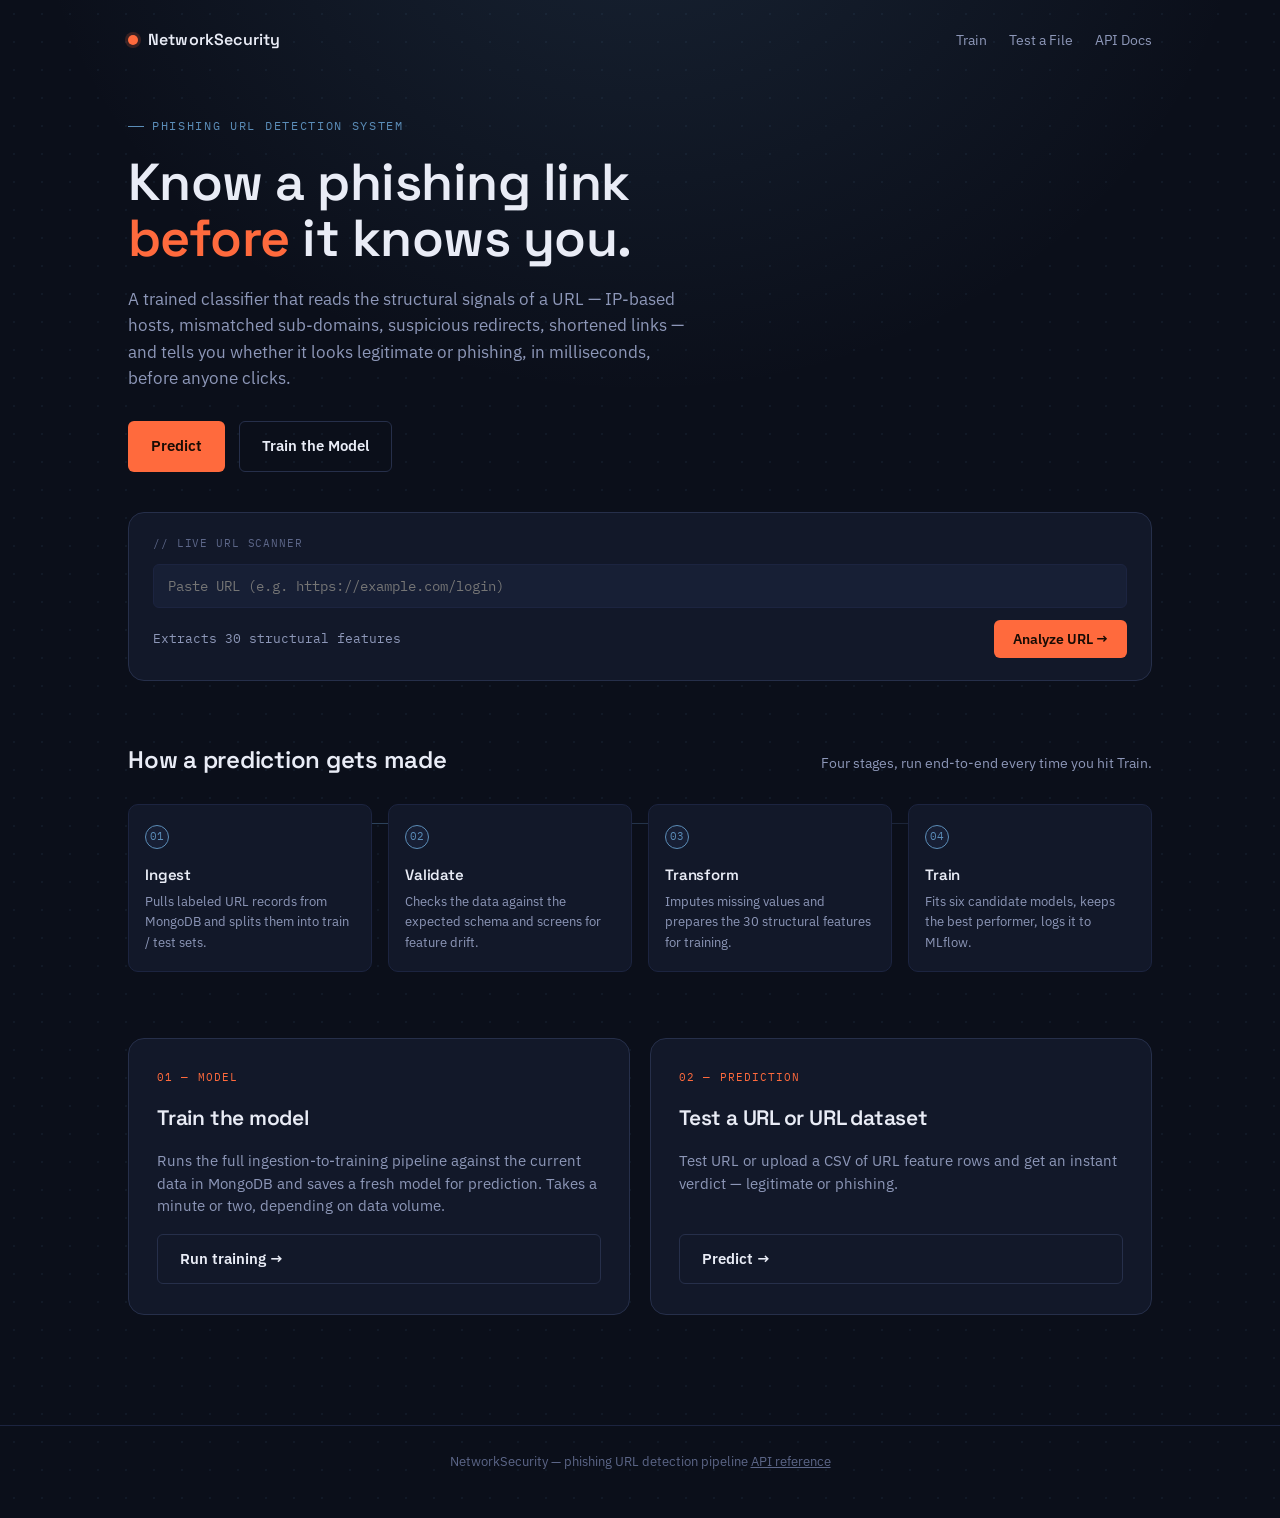
<file: templates/index.html>
<!DOCTYPE html>
<html lang="en">
<head>
  <meta charset="UTF-8">
  <meta name="viewport" content="width=device-width, initial-scale=1.0">
  <title>Network Security — Phishing Detection</title>
  <link rel="stylesheet" href="/static/style.css">
</head>
<body>

  <header class="site-header">
    <div class="shell">
      <a class="brand" href="/">
        <span class="brand-mark"></span>
        NetworkSecurity
      </a>
      <nav class="nav-links">
        <a href="/train">Train</a>
        <a href="/predict">Test a File</a>
        <a href="/docs">API Docs</a>
      </nav>
    </div>
  </header>

  <main class="shell">

    <section class="hero">
      <div>
        <span class="eyebrow">Phishing URL Detection System</span>
        <h1>Know a phishing link <em>before</em> it knows you.</h1>
        <p class="lede">
          A trained classifier that reads the structural signals of a URL —
          IP-based hosts, mismatched sub-domains, suspicious redirects, shortened
          links — and tells you whether it looks legitimate or phishing, in
          milliseconds, before anyone clicks.
        </p>
        <div class="cta-row">
          <a class="btn btn-primary" href="/predict">Predict</a>
          <a class="btn btn-secondary" href="/train">Train the Model</a>
        </div>
      </div>

      <!-- Functional Live URL Scanner -->
      <div class="scan-panel">
        <div class="scan-label">// live url scanner</div>
        <form action="/" method="post" style="display: flex; flex-direction: column; gap: 12px; margin-top: 8px;">
          <input 
            type="url" 
            name="url" 
            placeholder="Paste URL (e.g. https://example.com/login)" 
            required 
            style="width: 100%; padding: 12px 14px; background: var(--surface-alt); border: 1px solid var(--border-soft); color: var(--text-primary); border-radius: var(--radius-sm); font-family: var(--font-mono); font-size: 13.5px;"
          >
          <div style="display: flex; justify-content: space-between; align-items: center; gap: 10px; flex-wrap: wrap;">
            <div class="scan-verdict" style="margin-top: 0;">
              Extracts 30 structural features
            </div>
            <button type="submit" class="btn btn-primary" style="padding: 9px 18px; font-size: 13.5px;">
              Analyze URL →
            </button>
          </div>
        </form>
      </div>
    </section>

    <section class="pipeline">
      <div class="pipeline-head">
        <h2>How a prediction gets made</h2>
        <p>Four stages, run end-to-end every time you hit Train.</p>
      </div>
      <div class="pipeline-track">
        <div class="stage">
          <div class="stage-index">01</div>
          <h3>Ingest</h3>
          <p>Pulls labeled URL records from MongoDB and splits them into train / test sets.</p>
        </div>
        <div class="stage">
          <div class="stage-index">02</div>
          <h3>Validate</h3>
          <p>Checks the data against the expected schema and screens for feature drift.</p>
        </div>
        <div class="stage">
          <div class="stage-index">03</div>
          <h3>Transform</h3>
          <p>Imputes missing values and prepares the 30 structural features for training.</p>
        </div>
        <div class="stage">
          <div class="stage-index">04</div>
          <h3>Train</h3>
          <p>Fits six candidate models, keeps the best performer, logs it to MLflow.</p>
        </div>
      </div>
    </section>

    <section class="actions">
      <div class="action-card">
        <span class="tag">01 — Model</span>
        <h3>Train the model</h3>
        <p>
          Runs the full ingestion-to-training pipeline against the current data in
          MongoDB and saves a fresh model for prediction. Takes a minute or two,
          depending on data volume.
        </p>
        <a class="btn btn-secondary" href="/train">Run training →</a>
      </div>
      <div class="action-card">
        <span class="tag">02 — Prediction</span>
        <h3>Test a URL or URL dataset</h3>
        <p>
          Test URL or upload a CSV of URL feature rows and get an instant verdict — legitimate
          or phishing.
        </p>
        <a class="btn btn-secondary" href="/predict"> Predict →</a>
      </div>
    </section>

  </main>

  <footer class="site-footer">
    <div class="shell">
      <span>NetworkSecurity — phishing URL detection pipeline</span>
      <span><a href="/docs">API reference</a></span>
    </div>
  </footer>

</body>
</html>
</file>
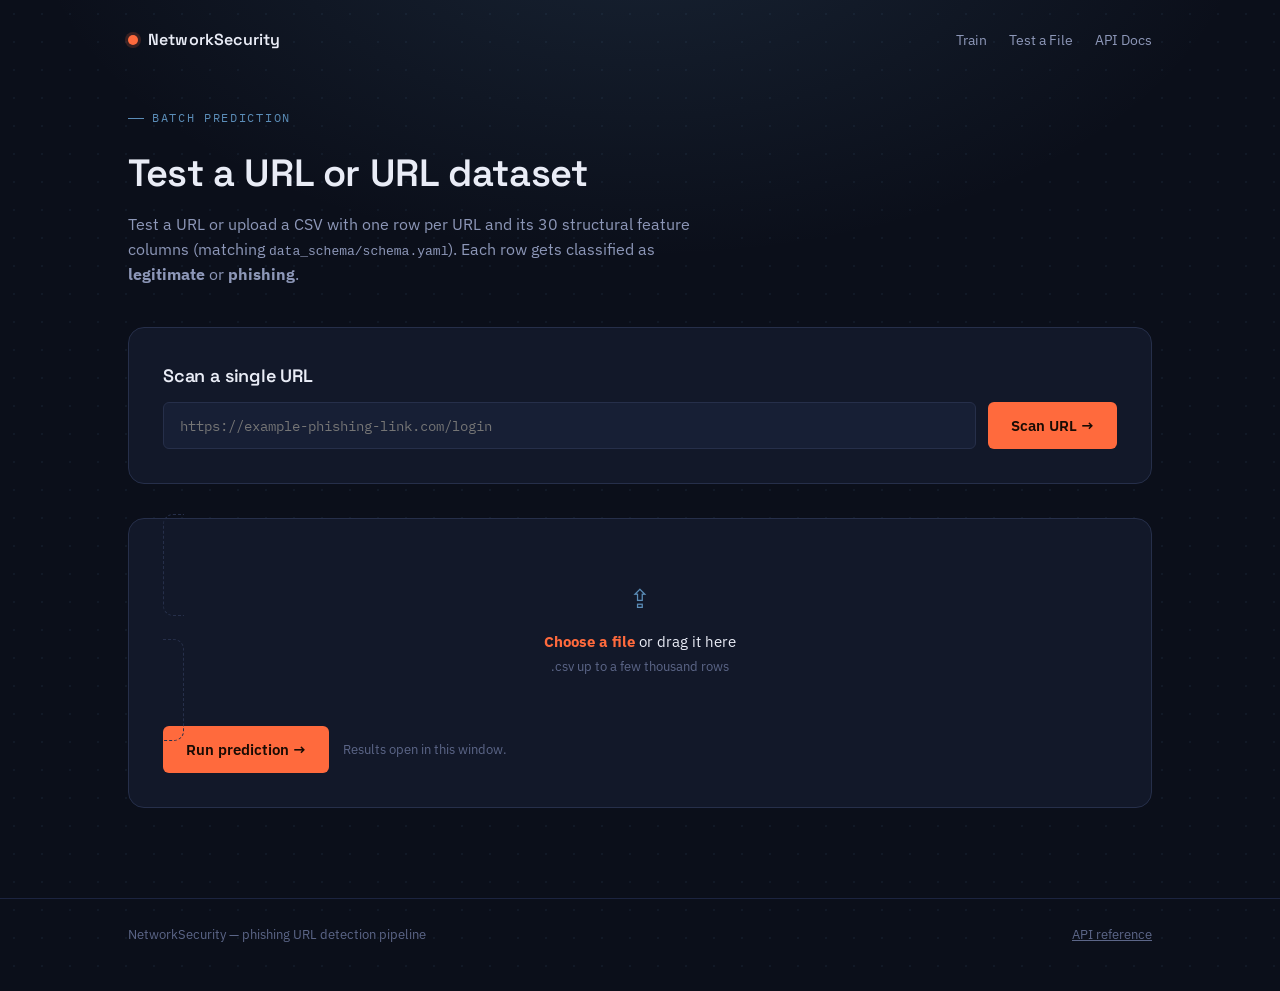
<file: templates/predict.html>
<!DOCTYPE html>
<html lang="en">
<head>
  <meta charset="UTF-8">
  <meta name="viewport" content="width=device-width, initial-scale=1.0">
  <title>Test a File — NetworkSecurity</title>
  <link rel="stylesheet" href="/static/style.css">
</head>
<body>

  <header class="site-header">
    <div class="shell">
      <a class="brand" href="/">
        <span class="brand-mark"></span>
        NetworkSecurity
      </a>
      <nav class="nav-links">
        <a href="/train">Train</a>
        <a href="/predict">Test a File</a>
        <a href="/docs">API Docs</a>
      </nav>
    </div>
  </header>

  <main class="shell">
    <div class="page-head">
      <span class="eyebrow">Batch prediction</span>
      <h1>Test a URL or URL dataset</h1>
      <p>
        Test a URL or upload a CSV with one row per URL and its 30 structural feature columns
        (matching <code>data_schema/schema.yaml</code>). Each row gets classified
        as <strong>legitimate</strong> or <strong>phishing</strong>.
      </p>
    </div>
    
    <!-- Single URL Scanner Section -->
    <div class="upload-card" style="margin-bottom: 24px;">
      <h3 style="margin-bottom: 12px; font-size: 18px;">Scan a single URL</h3>
      <form action="/predict-url" method="post" style="display: flex; gap: 12px; flex-wrap: wrap;">
        <input 
          type="url" 
          name="url" 
          placeholder="https://example-phishing-link.com/login" 
          required 
          style="flex: 1; min-width: 280px; padding: 13px 16px; background: var(--surface-alt); border: 1px solid var(--border); color: var(--text-primary); border-radius: var(--radius-sm); font-family: var(--font-mono); font-size: 14px;"
        >
        <button type="submit" class="btn btn-primary">Scan URL →</button>
      </form>
    </div>

    <!-- Existing Batch CSV Upload Card -->
    <div class="upload-card">
      <form action="/predict" method="post" enctype="multipart/form-data" id="predict-form">
        <label class="dropzone" id="dropzone">
          <div class="icon">⇪</div>
          <div class="primary-copy"><strong>Choose a file</strong> or drag it here</div>
          <div class="secondary-copy">.csv up to a few thousand rows</div>
          <input type="file" name="file" id="file-input" accept=".csv" required>
        </label>
        <div class="file-chosen" id="file-chosen"></div>

        <div class="submit-row">
          <button type="submit" class="btn btn-primary" id="submit-btn">Run prediction →</button>
          <span class="hint">Results open in this window.</span>
        </div>
      </form>
    </div>
  </main>

  <footer class="site-footer">
    <div class="shell" style="display:flex; justify-content:space-between; width:100%; flex-wrap:wrap; gap:8px;">
      <span>NetworkSecurity — phishing URL detection pipeline</span>
      <span><a href="/docs">API reference</a></span>
    </div>
  </footer>

  <script>
    const dropzone = document.getElementById('dropzone');
    const input = document.getElementById('file-input');
    const chosen = document.getElementById('file-chosen');
    const submitBtn = document.getElementById('submit-btn');
    const form = document.getElementById('predict-form');

    function showFile(name) {
      chosen.textContent = '📄 ' + name;
      chosen.style.display = 'block';
    }

    input.addEventListener('change', () => {
      if (input.files.length) showFile(input.files[0].name);
    });

    ['dragover'].forEach(evt =>
      dropzone.addEventListener(evt, (e) => {
        e.preventDefault();
        dropzone.classList.add('is-dragover');
      })
    );
    ['dragleave', 'drop'].forEach(evt =>
      dropzone.addEventListener(evt, () => dropzone.classList.remove('is-dragover'))
    );
    dropzone.addEventListener('drop', (e) => {
      e.preventDefault();
      if (e.dataTransfer.files.length) {
        input.files = e.dataTransfer.files;
        showFile(e.dataTransfer.files[0].name);
      }
    });

    form.addEventListener('submit', () => {
      submitBtn.textContent = 'Running…';
      submitBtn.disabled = true;
    });
  </script>

</body>
</html>
</file>
<file: static/style.css>
/* ============================================================
   Network Security — Phishing Detection Console
   Design tokens
   ============================================================ */

@import url('https://fonts.googleapis.com/css2?family=Space+Grotesk:wght@500;600;700&family=IBM+Plex+Sans:wght@400;500;600&family=IBM+Plex+Mono:wght@400;500&display=swap');

:root {
  --bg: #0B0F1A;
  --bg-vignette: radial-gradient(ellipse 80% 60% at 50% -10%, rgba(91, 141, 184, 0.16), transparent 60%);
  --surface: #121829;
  --surface-alt: #171F35;
  --border: #262F4A;
  --border-soft: #1C2440;

  --text-primary: #E9ECF6;
  --text-muted: #8D97B8;
  --text-faint: #5C6688;

  --accent: #FF6A3D;        /* signal / alert-orange — primary CTA + scanline */
  --accent-dim: #C74E28;
  --steel: #5B8DB8;         /* secondary signal — pipeline stages, hairlines */

  --safe: #34D399;
  --phish: #FB5B5B;

  --radius-sm: 6px;
  --radius-md: 10px;
  --radius-lg: 16px;

  --font-display: 'Space Grotesk', sans-serif;
  --font-body: 'IBM Plex Sans', sans-serif;
  --font-mono: 'IBM Plex Mono', monospace;
}

* { box-sizing: border-box; }

html { scroll-behavior: smooth; }

body {
  margin: 0;
  background:
    var(--bg-vignette),
    radial-gradient(circle, rgba(91,141,184,0.08) 1px, transparent 1px) 0 0/28px 28px,
    var(--bg);
  color: var(--text-primary);
  font-family: var(--font-body);
  line-height: 1.55;
  -webkit-font-smoothing: antialiased;
}

a { color: inherit; }

:focus-visible {
  outline: 2px solid var(--accent);
  outline-offset: 3px;
  border-radius: 4px;
}

@media (prefers-reduced-motion: reduce) {
  *, *::before, *::after {
    animation-duration: 0.001ms !important;
    animation-iteration-count: 1 !important;
    transition-duration: 0.001ms !important;
    scroll-behavior: auto !important;
  }
}

/* ---------- Layout shells ---------- */

.shell {
  max-width: 1080px;
  margin: 0 auto;
  padding: 0 28px;
}

.site-header {
  padding: 28px 0 0;
}

.site-header .shell {
  display: flex;
  align-items: center;
  justify-content: space-between;
}

.brand {
  display: flex;
  align-items: center;
  gap: 10px;
  font-family: var(--font-display);
  font-weight: 600;
  font-size: 16px;
  letter-spacing: 0.01em;
  text-decoration: none;
}

.brand-mark {
  width: 10px;
  height: 10px;
  border-radius: 50%;
  background: var(--accent);
  box-shadow: 0 0 0 3px rgba(255, 106, 61, 0.18);
}

.nav-links {
  display: flex;
  gap: 22px;
  font-size: 14px;
  color: var(--text-muted);
}

.nav-links a {
  text-decoration: none;
  transition: color 0.15s ease;
}

.nav-links a:hover { color: var(--text-primary); }

.site-footer {
  margin-top: 90px;
  border-top: 1px solid var(--border-soft);
  padding: 26px 0 46px;
  color: var(--text-faint);
  font-size: 13px;
  display: flex;
  justify-content: space-between;
  flex-wrap: wrap;
  gap: 8px;
}

/* ---------- Eyebrow / headings ---------- */

.eyebrow {
  font-family: var(--font-mono);
  font-size: 12px;
  letter-spacing: 0.14em;
  text-transform: uppercase;
  color: var(--steel);
  display: inline-flex;
  align-items: center;
  gap: 8px;
}

.eyebrow::before {
  content: "";
  width: 16px;
  height: 1px;
  background: var(--steel);
}

h1, h2, h3 {
  font-family: var(--font-display);
  font-weight: 600;
  letter-spacing: -0.01em;
  margin: 0;
}

/* ---------- Hero ---------- */

.hero {
  padding: 56px 0 40px;
  display: grid;
  gap: 40px;
}

.hero h1 {
  font-size: clamp(34px, 5vw, 52px);
  line-height: 1.08;
  margin: 18px 0 20px;
  max-width: 15ch;
}

.hero h1 em {
  font-style: normal;
  color: var(--accent);
}

.hero p.lede {
  color: var(--text-muted);
  font-size: 17px;
  max-width: 56ch;
  margin: 0 0 30px;
}

.cta-row {
  display: flex;
  gap: 14px;
  flex-wrap: wrap;
}

/* ---------- Buttons ---------- */

.btn {
  font-family: var(--font-body);
  font-weight: 600;
  font-size: 14.5px;
  padding: 13px 22px;
  border-radius: var(--radius-sm);
  border: 1px solid transparent;
  cursor: pointer;
  text-decoration: none;
  display: inline-flex;
  align-items: center;
  gap: 8px;
  transition: transform 0.12s ease, border-color 0.15s ease, background 0.15s ease;
}

.btn:active { transform: translateY(1px); }

.btn-primary {
  background: var(--accent);
  color: #180B04;
}
.btn-primary:hover { background: #FF7C53; }

.btn-secondary {
  background: transparent;
  border-color: var(--border);
  color: var(--text-primary);
}
.btn-secondary:hover { border-color: var(--steel); }

.btn-ghost {
  background: transparent;
  color: var(--text-muted);
  padding: 13px 18px;
}
.btn-ghost:hover { color: var(--text-primary); }

/* ---------- Scan panel (signature element) ---------- */

.scan-panel {
  position: relative;
  background: var(--surface);
  border: 1px solid var(--border);
  border-radius: var(--radius-lg);
  padding: 22px 24px;
  overflow: hidden;
}

.scan-panel .scan-label {
  font-family: var(--font-mono);
  font-size: 11px;
  color: var(--text-faint);
  letter-spacing: 0.08em;
  text-transform: uppercase;
  margin-bottom: 12px;
}

.scan-url {
  position: relative;
  font-family: var(--font-mono);
  font-size: 15px;
  color: var(--text-primary);
  background: var(--surface-alt);
  border: 1px solid var(--border-soft);
  border-radius: var(--radius-sm);
  padding: 14px 16px;
  overflow: hidden;
  white-space: nowrap;
}

.scan-url::after {
  content: "";
  position: absolute;
  top: 0;
  left: -20%;
  width: 20%;
  height: 100%;
  background: linear-gradient(90deg, transparent, rgba(255,106,61,0.35), transparent);
  animation: sweep 3.2s ease-in-out infinite;
}

@keyframes sweep {
  0%   { left: -20%; }
  50%  { left: 100%; }
  100% { left: 100%; }
}

.scan-verdict {
  margin-top: 14px;
  display: flex;
  align-items: center;
  gap: 10px;
  font-family: var(--font-mono);
  font-size: 13px;
  color: var(--text-muted);
}

.verdict-chip {
  display: inline-flex;
  align-items: center;
  gap: 6px;
  padding: 4px 10px;
  border-radius: 100px;
  font-size: 12px;
  font-weight: 500;
  animation: flip 3.2s steps(1) infinite;
}

.verdict-chip::before {
  content: "";
  width: 6px;
  height: 6px;
  border-radius: 50%;
}

@keyframes flip {
  0%, 45%  { background: rgba(52,211,153,0.12); color: var(--safe); }
  50%, 95% { background: rgba(251,91,91,0.12); color: var(--phish); }
  100%     { background: rgba(52,211,153,0.12); color: var(--safe); }
}
.verdict-chip::before { background: currentColor; }

/* ---------- Pipeline strip ---------- */

.pipeline {
  padding: 20px 0 10px;
}

.pipeline-head {
  display: flex;
  align-items: baseline;
  justify-content: space-between;
  margin-bottom: 26px;
  flex-wrap: wrap;
  gap: 8px;
}

.pipeline-head h2 { font-size: 24px; }

.pipeline-head p {
  color: var(--text-muted);
  font-size: 14px;
  margin: 0;
}

.pipeline-track {
  display: grid;
  grid-template-columns: repeat(4, 1fr);
  gap: 16px;
  position: relative;
}

.pipeline-track::before {
  content: "";
  position: absolute;
  top: 19px;
  left: 4%;
  right: 4%;
  height: 1px;
  background: linear-gradient(90deg, var(--steel), var(--border) 90%);
  opacity: 0.5;
}

.stage {
  position: relative;
  background: var(--surface);
  border: 1px solid var(--border-soft);
  border-radius: var(--radius-md);
  padding: 20px 16px 18px;
}

.stage-index {
  width: 24px;
  height: 24px;
  border-radius: 50%;
  background: var(--surface-alt);
  border: 1px solid var(--steel);
  color: var(--steel);
  font-family: var(--font-mono);
  font-size: 11px;
  display: flex;
  align-items: center;
  justify-content: center;
  margin-bottom: 14px;
}

.stage h3 {
  font-size: 15px;
  margin-bottom: 6px;
}

.stage p {
  font-size: 13px;
  color: var(--text-muted);
  margin: 0;
}

/* ---------- Action cards ---------- */

.actions {
  padding: 56px 0 20px;
  display: grid;
  grid-template-columns: 1fr 1fr;
  gap: 20px;
}

.action-card {
  background: var(--surface);
  border: 1px solid var(--border);
  border-radius: var(--radius-lg);
  padding: 30px 28px;
  display: flex;
  flex-direction: column;
  gap: 16px;
}

.action-card .tag {
  font-family: var(--font-mono);
  font-size: 11px;
  letter-spacing: 0.1em;
  text-transform: uppercase;
  color: var(--accent);
}

.action-card h3 {
  font-size: 21px;
}

.action-card p {
  color: var(--text-muted);
  font-size: 14.5px;
  margin: 0;
  flex-grow: 1;
}

@media (max-width: 720px) {
  .pipeline-track { grid-template-columns: 1fr 1fr; }
  .actions { grid-template-columns: 1fr; }
  .pipeline-track::before { display: none; }
}

/* ---------- Predict / upload form ---------- */

.page-head {
  padding: 48px 0 6px;
}

.page-head h1 {
  font-size: clamp(28px, 4vw, 38px);
  margin: 16px 0 10px;
}

.page-head p {
  color: var(--text-muted);
  max-width: 60ch;
  margin: 0;
}

.upload-card {
  margin-top: 34px;
  background: var(--surface);
  border: 1px solid var(--border);
  border-radius: var(--radius-lg);
  padding: 34px;
}

.dropzone {
  border: 1.5px dashed var(--border);
  border-radius: var(--radius-md);
  padding: 40px 20px;
  text-align: center;
  cursor: pointer;
  transition: border-color 0.15s ease, background 0.15s ease;
  position: relative;
}

.dropzone.is-dragover,
.dropzone:hover {
  border-color: var(--steel);
  background: rgba(91, 141, 184, 0.05);
}

.dropzone input[type="file"] {
  position: absolute;
  inset: 0;
  opacity: 0;
  cursor: pointer;
}

.dropzone .icon {
  font-family: var(--font-mono);
  font-size: 26px;
  color: var(--steel);
  margin-bottom: 12px;
}

.dropzone .primary-copy {
  font-size: 15px;
  margin-bottom: 4px;
}

.dropzone .primary-copy strong { color: var(--accent); }

.dropzone .secondary-copy {
  font-size: 13px;
  color: var(--text-faint);
}

.file-chosen {
  margin-top: 16px;
  font-family: var(--font-mono);
  font-size: 13px;
  color: var(--text-primary);
  display: none;
}

.upload-card .submit-row {
  margin-top: 24px;
  display: flex;
  align-items: center;
  gap: 14px;
}

.hint {
  font-size: 13px;
  color: var(--text-faint);
}

/* ---------- Result page ---------- */

.summary-row {
  display: flex;
  gap: 16px;
  margin: 30px 0 34px;
  flex-wrap: wrap;
}

.summary-card {
  background: var(--surface);
  border: 1px solid var(--border);
  border-radius: var(--radius-md);
  padding: 18px 22px;
  min-width: 160px;
}

.summary-card .num {
  font-family: var(--font-display);
  font-size: 30px;
  font-weight: 600;
}

.summary-card .label {
  font-size: 13px;
  color: var(--text-muted);
  margin-top: 4px;
}

.summary-card.safe .num { color: var(--safe); }
.summary-card.phish .num { color: var(--phish); }

.table-wrap {
  background: var(--surface);
  border: 1px solid var(--border);
  border-radius: var(--radius-lg);
  overflow: hidden;
}

.table-scroll {
  overflow-x: auto;
  max-width: 100%;
}

table.result-table {
  border-collapse: collapse;
  width: 100%;
  font-family: var(--font-mono);
  font-size: 12.5px;
  white-space: nowrap;
}

table.result-table thead th {
  position: sticky;
  top: 0;
  background: var(--surface-alt);
  color: var(--text-muted);
  text-align: left;
  padding: 12px 14px;
  border-bottom: 1px solid var(--border);
  font-weight: 500;
}

table.result-table td {
  padding: 10px 14px;
  border-bottom: 1px solid var(--border-soft);
  color: var(--text-primary);
}

table.result-table tbody tr:hover {
  background: rgba(91, 141, 184, 0.05);
}

.badge {
  display: inline-flex;
  align-items: center;
  gap: 6px;
  padding: 3px 10px;
  border-radius: 100px;
  font-size: 11.5px;
  font-weight: 500;
}

.badge::before {
  content: "";
  width: 6px;
  height: 6px;
  border-radius: 50%;
  background: currentColor;
}

.badge.safe  { background: rgba(52,211,153,0.12); color: var(--safe); }
.badge.phish { background: rgba(251,91,91,0.12); color: var(--phish); }
.badge.unknown { background: rgba(141,151,184,0.14); color: var(--text-muted); }

.result-actions {
  margin-top: 28px;
  display: flex;
  gap: 12px;
}

/* ---------- Status page (train success / error) ---------- */

.status-wrap {
  min-height: 70vh;
  display: flex;
  align-items: center;
  justify-content: center;
}

.status-card {
  max-width: 560px;
  width: 100%;
  background: var(--surface);
  border: 1px solid var(--border);
  border-radius: var(--radius-lg);
  padding: 40px;
  text-align: center;
}

.status-icon {
  width: 52px;
  height: 52px;
  border-radius: 50%;
  margin: 0 auto 20px;
  display: flex;
  align-items: center;
  justify-content: center;
  font-family: var(--font-mono);
  font-size: 20px;
  background: rgba(91, 141, 184, 0.12);
  color: var(--steel);
  animation: spin 2.2s linear infinite;
}

@keyframes spin {
  to { transform: rotate(360deg); }
}

.status-card.success .status-icon,
.status-card.error .status-icon {
  animation: none;
}

.status-card.success .status-icon {
  background: rgba(52,211,153,0.12);
  color: var(--safe);
}

.status-card.error .status-icon {
  background: rgba(251,91,91,0.12);
  color: var(--phish);
}

.status-card h1 {
  font-size: 22px;
  margin-bottom: 10px;
}

.status-card p {
  color: var(--text-muted);
  font-size: 14.5px;
  margin: 0 0 26px;
}

.status-card pre {
  text-align: left;
  background: var(--surface-alt);
  border: 1px solid var(--border-soft);
  border-radius: var(--radius-sm);
  padding: 14px 16px;
  font-family: var(--font-mono);
  font-size: 12px;
  color: var(--text-muted);
  overflow-x: auto;
  margin: 0 0 26px;
}

/* ---------- Live progress bar (used on the /train streaming page) ---------- */

.progress-container {
  margin: 26px 0 10px;
  height: 8px;
  border-radius: 100px;
  background: var(--surface-alt);
  border: 1px solid var(--border-soft);
  overflow: hidden;
}

.progress-bar {
  height: 100%;
  width: 0%;
  border-radius: 100px;
  background: linear-gradient(90deg, var(--steel), var(--accent));
  transition: width 0.6s ease;
}

.status-card.success .progress-bar { background: var(--safe); }
.status-card.error .progress-bar { background: var(--phish); }

.progress-status {
  font-family: var(--font-mono);
  font-size: 12.5px;
  color: var(--text-muted);
  margin-bottom: 26px;
}
</file>
